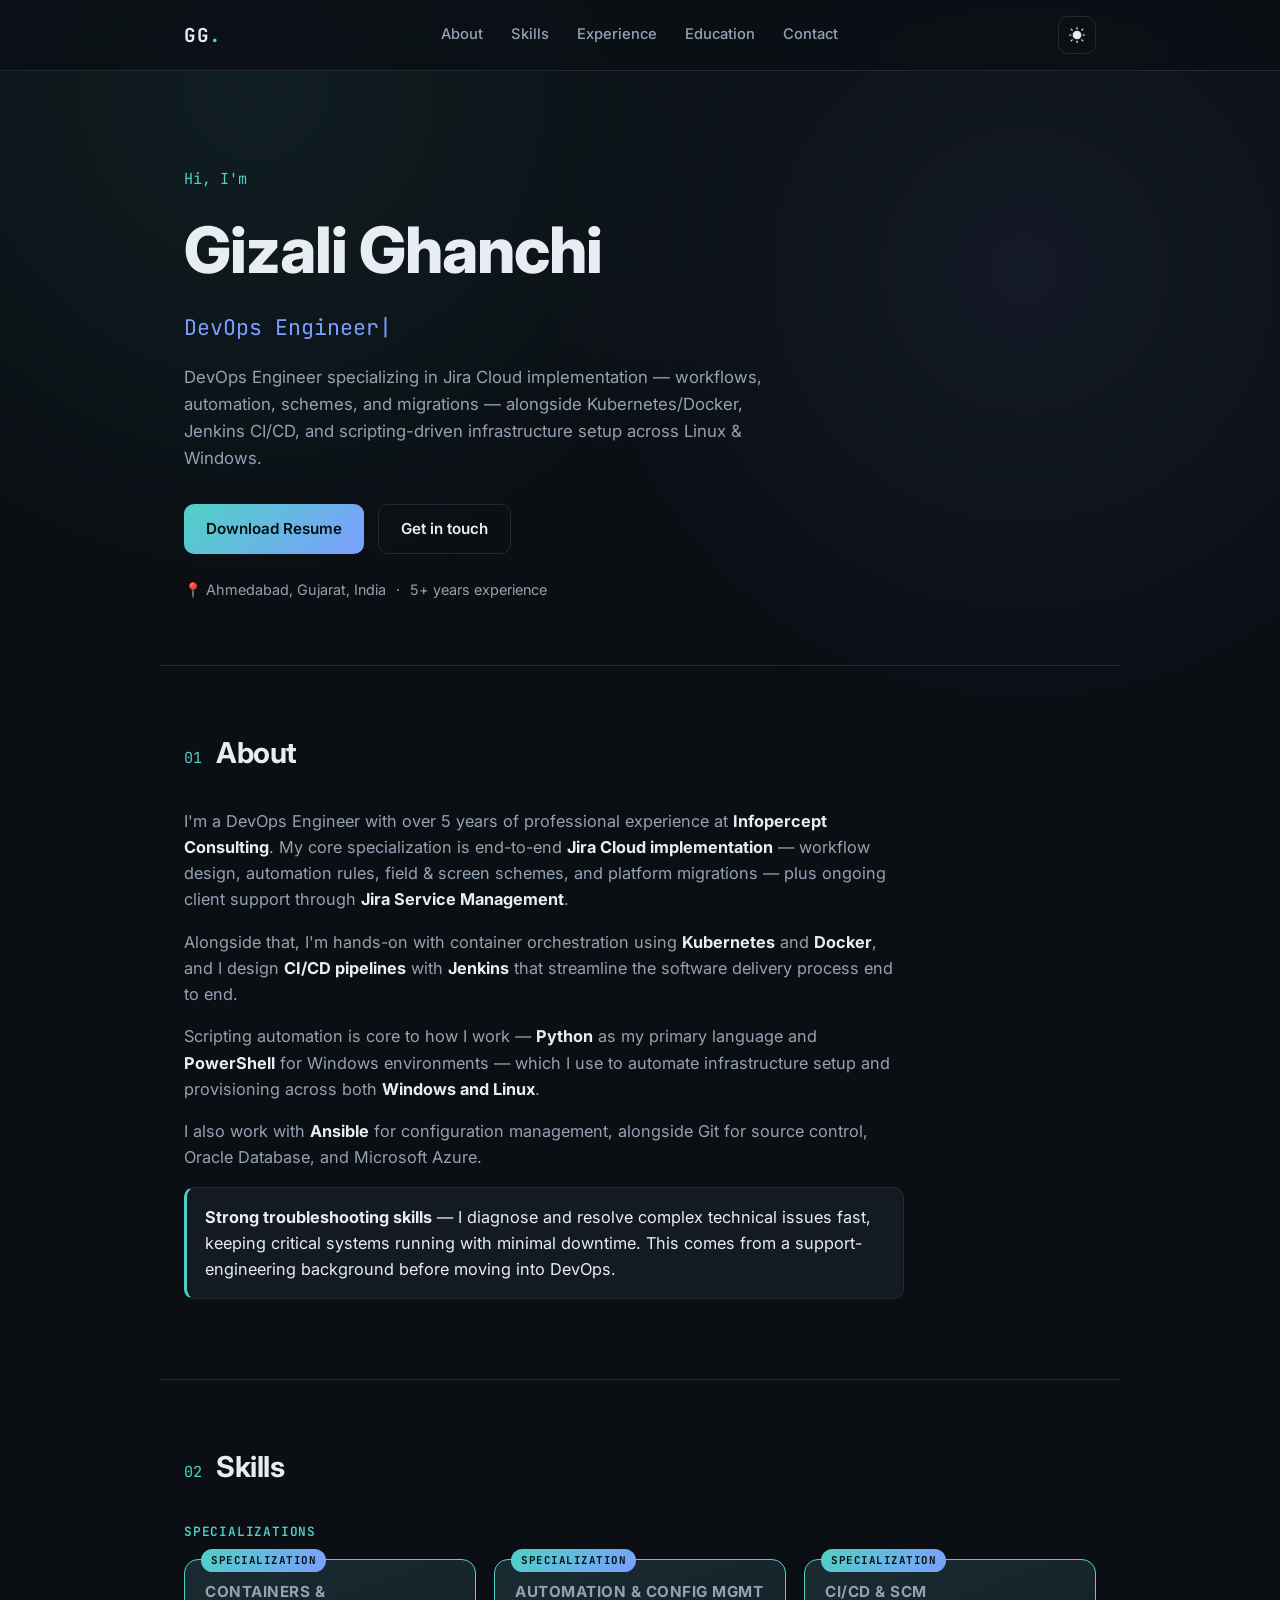
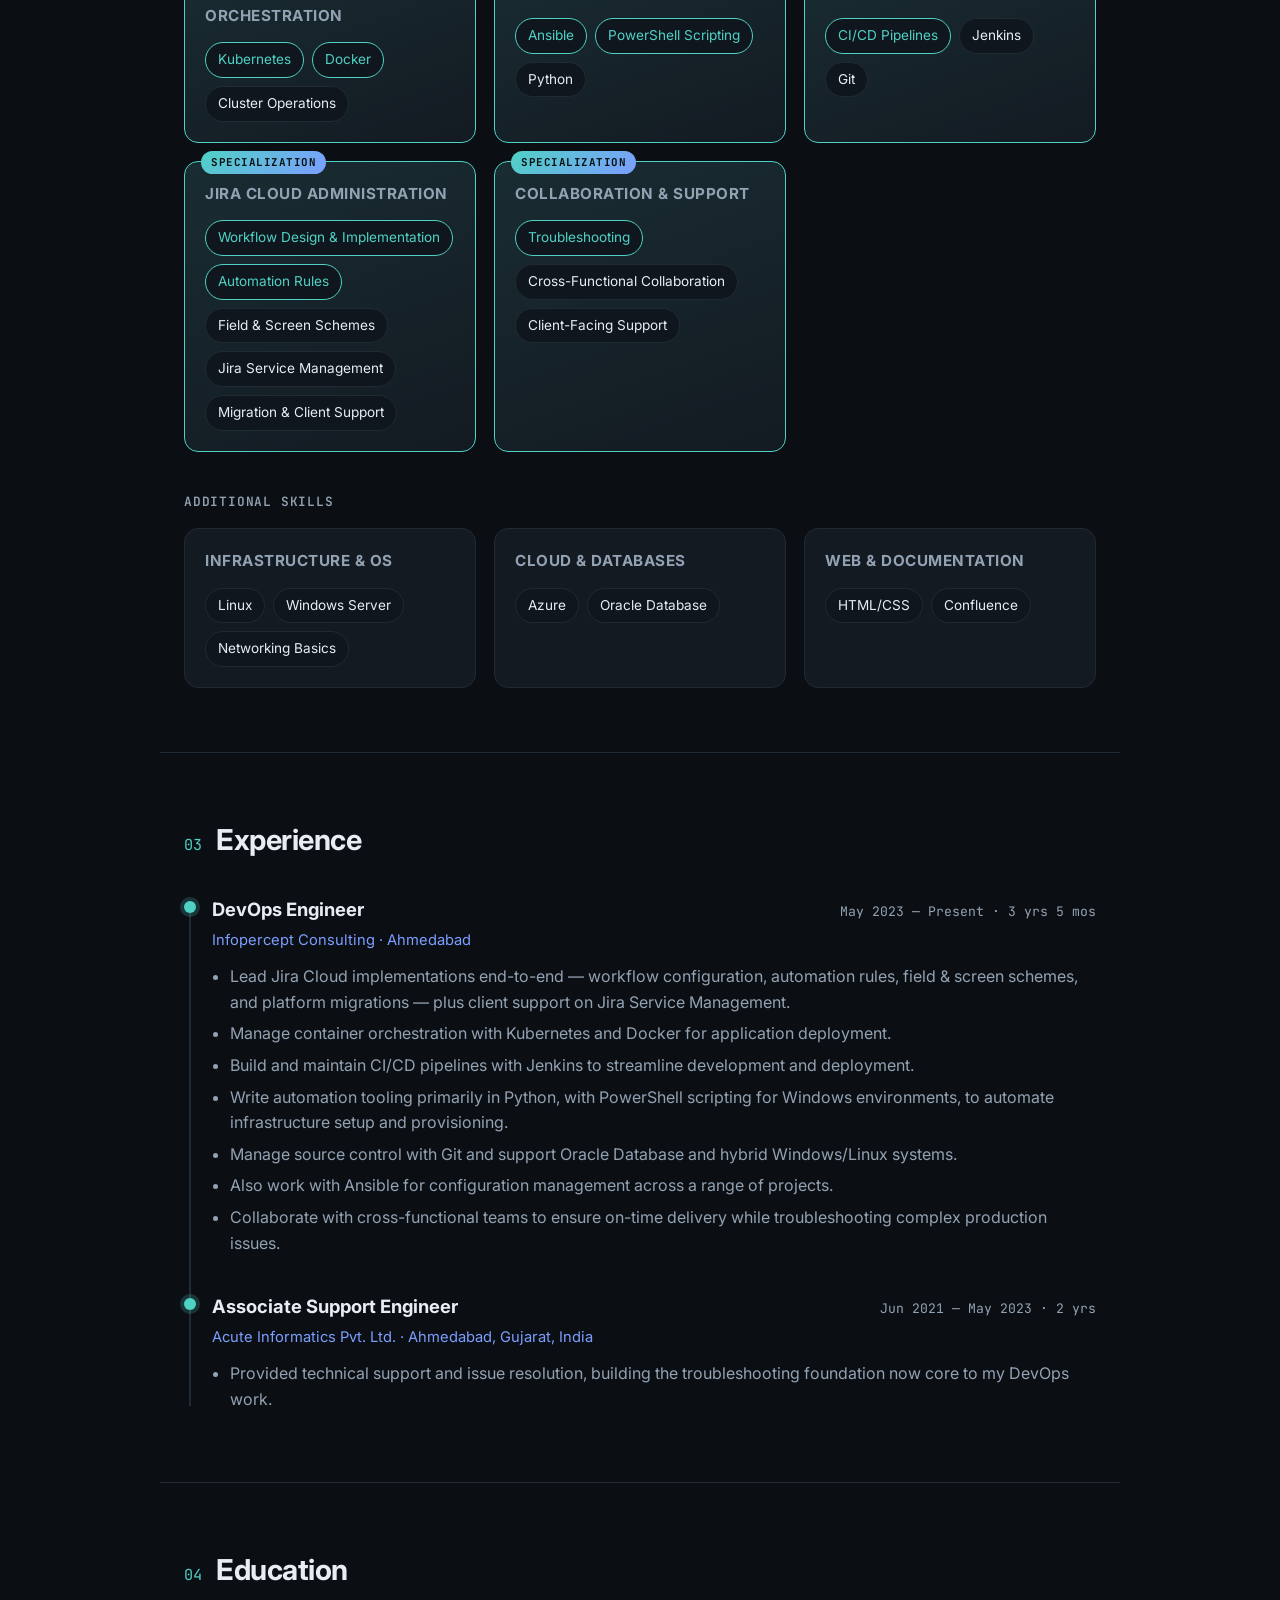
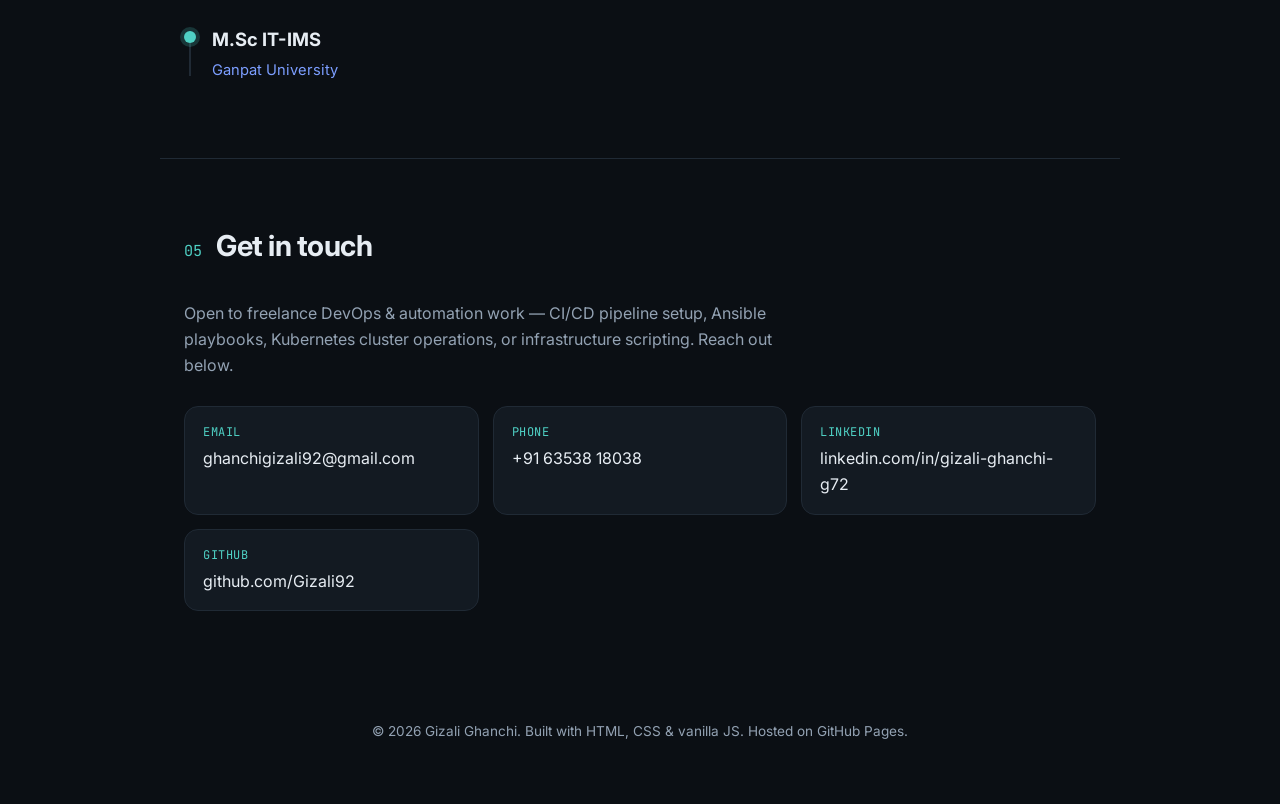
<file: index.html>
<!DOCTYPE html>
<html lang="en">
<head>
<meta charset="UTF-8">
<meta name="viewport" content="width=device-width, initial-scale=1.0">
<title>Gizali Ghanchi — DevOps Engineer</title>
<meta name="description" content="Gizali Ghanchi — DevOps Engineer specializing in Jira Cloud implementation, Kubernetes/Docker, Jenkins CI/CD, and scripting-driven infrastructure automation.">
<link rel="icon" href="data:,">
<link rel="preconnect" href="https://fonts.googleapis.com">
<link rel="preconnect" href="https://fonts.gstatic.com" crossorigin>
<link href="https://fonts.googleapis.com/css2?family=Inter:wght@400;500;600;700;800&family=JetBrains+Mono:wght@500&display=swap" rel="stylesheet">
<link rel="stylesheet" href="style.css">
</head>
<body>

<div class="bg-grid" aria-hidden="true"></div>

<header class="nav" id="nav">
  <div class="nav-inner">
    <a href="#top" class="logo">GG<span class="dot">.</span></a>
    <nav class="links" id="navLinks">
      <a href="#about">About</a>
      <a href="#skills">Skills</a>
      <a href="#experience">Experience</a>
      <a href="#education">Education</a>
      <a href="#contact">Contact</a>
    </nav>
    <div class="nav-actions">
      <button class="theme-toggle" id="themeToggle" aria-label="Toggle theme" title="Toggle theme">
        <svg class="icon-sun" viewBox="0 0 24 24" width="18" height="18"><path fill="currentColor" d="M12 4V2m0 20v-2M4 12H2m20 0h-2M5.6 5.6L4.2 4.2m15.6 15.6-1.4-1.4M5.6 18.4l-1.4 1.4M19.8 4.2l-1.4 1.4M12 17a5 5 0 1 0 0-10 5 5 0 0 0 0 10Z" stroke="currentColor" stroke-width="1.6" fill="none" stroke-linecap="round"/></svg>
        <svg class="icon-moon" viewBox="0 0 24 24" width="18" height="18"><path fill="currentColor" d="M21 12.8A9 9 0 1 1 11.2 3a7 7 0 0 0 9.8 9.8Z"/></svg>
      </button>
      <button class="hamburger" id="hamburger" aria-label="Menu">
        <span></span><span></span><span></span>
      </button>
    </div>
  </div>
</header>

<main>
  <section class="hero" id="top">
    <div class="hero-inner">
      <p class="eyebrow reveal">Hi, I'm</p>
      <h1 class="reveal">Gizali Ghanchi</h1>
      <p class="role reveal">
        <span class="typed" id="typed"></span><span class="cursor">|</span>
      </p>
      <p class="tagline reveal">
        DevOps Engineer specializing in Jira Cloud implementation — workflows, automation,
        schemes, and migrations — alongside Kubernetes/Docker, Jenkins CI/CD, and
        scripting-driven infrastructure setup across Linux &amp; Windows.
      </p>
      <div class="hero-actions reveal">
        <a href="assets/resume.pdf" class="btn btn-primary" download>Download Resume</a>
        <a href="#contact" class="btn btn-ghost">Get in touch</a>
      </div>
      <div class="hero-meta reveal">
        <span>📍 Ahmedabad, Gujarat, India</span>
        <span>·</span>
        <span>5+ years experience</span>
      </div>
    </div>
  </section>

  <section class="section" id="about">
    <div class="section-head reveal">
      <span class="section-num">01</span>
      <h2>About</h2>
    </div>
    <div class="about-grid reveal">
      <p>
        I'm a DevOps Engineer with over 5 years of professional experience at
        <strong>Infopercept Consulting</strong>. My core specialization is end-to-end
        <strong>Jira Cloud implementation</strong> — workflow design, automation rules, field
        &amp; screen schemes, and platform migrations — plus ongoing client support through
        <strong>Jira Service Management</strong>.
      </p>
      <p>
        Alongside that, I'm hands-on with container orchestration using <strong>Kubernetes</strong>
        and <strong>Docker</strong>, and I design <strong>CI/CD pipelines</strong> with
        <strong>Jenkins</strong> that streamline the software delivery process end to end.
      </p>
      <p>
        Scripting automation is core to how I work — <strong>Python</strong> as my primary
        language and <strong>PowerShell</strong> for Windows environments — which I use to
        automate infrastructure setup and provisioning across both <strong>Windows and Linux</strong>.
      </p>
      <p>
        I also work with <strong>Ansible</strong> for configuration management, alongside Git for
        source control, Oracle Database, and Microsoft Azure.
      </p>
      <p class="highlight-box">
        <strong>Strong troubleshooting skills</strong> — I diagnose and resolve complex technical
        issues fast, keeping critical systems running with minimal downtime. This comes from a
        support-engineering background before moving into DevOps.
      </p>
    </div>
  </section>

  <section class="section" id="skills">
    <div class="section-head reveal">
      <span class="section-num">02</span>
      <h2>Skills</h2>
    </div>
    <h3 class="skills-subhead">Specializations</h3>
    <div class="skills-grid skills-grid-featured">
      <div class="skill-card skill-card-featured reveal">
        <div class="skill-card-badge">Specialization</div>
        <h3>Containers &amp; Orchestration</h3>
        <div class="pills">
          <span class="pill pill-top">Kubernetes</span>
          <span class="pill pill-top">Docker</span>
          <span class="pill">Cluster Operations</span>
        </div>
      </div>
      <div class="skill-card skill-card-featured reveal">
        <div class="skill-card-badge">Specialization</div>
        <h3>Automation &amp; Config Mgmt</h3>
        <div class="pills">
          <span class="pill pill-top">Ansible</span>
          <span class="pill pill-top">PowerShell Scripting</span>
          <span class="pill">Python</span>
        </div>
      </div>
      <div class="skill-card skill-card-featured reveal">
        <div class="skill-card-badge">Specialization</div>
        <h3>CI/CD &amp; SCM</h3>
        <div class="pills">
          <span class="pill pill-top">CI/CD Pipelines</span>
          <span class="pill">Jenkins</span>
          <span class="pill">Git</span>
        </div>
      </div>
      <div class="skill-card skill-card-featured reveal">
        <div class="skill-card-badge">Specialization</div>
        <h3>Jira Cloud Administration</h3>
        <div class="pills">
          <span class="pill pill-top">Workflow Design &amp; Implementation</span>
          <span class="pill pill-top">Automation Rules</span>
          <span class="pill">Field &amp; Screen Schemes</span>
          <span class="pill">Jira Service Management</span>
          <span class="pill">Migration &amp; Client Support</span>
        </div>
      </div>
      <div class="skill-card skill-card-featured reveal">
        <div class="skill-card-badge">Specialization</div>
        <h3>Collaboration &amp; Support</h3>
        <div class="pills">
          <span class="pill pill-top">Troubleshooting</span>
          <span class="pill">Cross-Functional Collaboration</span>
          <span class="pill">Client-Facing Support</span>
        </div>
      </div>
    </div>

    <h3 class="skills-subhead skills-subhead-secondary">Additional Skills</h3>
    <div class="skills-grid">
      <div class="skill-card reveal">
        <h3>Infrastructure &amp; OS</h3>
        <div class="pills">
          <span class="pill">Linux</span>
          <span class="pill">Windows Server</span>
          <span class="pill">Networking Basics</span>
        </div>
      </div>
      <div class="skill-card reveal">
        <h3>Cloud &amp; Databases</h3>
        <div class="pills">
          <span class="pill">Azure</span>
          <span class="pill">Oracle Database</span>
        </div>
      </div>
      <div class="skill-card reveal">
        <h3>Web &amp; Documentation</h3>
        <div class="pills">
          <span class="pill">HTML/CSS</span>
          <span class="pill">Confluence</span>
        </div>
      </div>
    </div>
  </section>

  <section class="section" id="experience">
    <div class="section-head reveal">
      <span class="section-num">03</span>
      <h2>Experience</h2>
    </div>
    <div class="timeline">
      <div class="timeline-item reveal">
        <div class="timeline-dot"></div>
        <div class="timeline-content">
          <div class="timeline-top">
            <h3>DevOps Engineer</h3>
            <span class="timeline-date">May 2023 — Present · 3 yrs 5 mos</span>
          </div>
          <p class="timeline-org">Infopercept Consulting · Ahmedabad</p>
          <ul>
            <li>Lead Jira Cloud implementations end-to-end — workflow configuration, automation rules, field &amp; screen schemes, and platform migrations — plus client support on Jira Service Management.</li>
            <li>Manage container orchestration with Kubernetes and Docker for application deployment.</li>
            <li>Build and maintain CI/CD pipelines with Jenkins to streamline development and deployment.</li>
            <li>Write automation tooling primarily in Python, with PowerShell scripting for Windows environments, to automate infrastructure setup and provisioning.</li>
            <li>Manage source control with Git and support Oracle Database and hybrid Windows/Linux systems.</li>
            <li>Also work with Ansible for configuration management across a range of projects.</li>
            <li>Collaborate with cross-functional teams to ensure on-time delivery while troubleshooting complex production issues.</li>
          </ul>
        </div>
      </div>
      <div class="timeline-item reveal">
        <div class="timeline-dot"></div>
        <div class="timeline-content">
          <div class="timeline-top">
            <h3>Associate Support Engineer</h3>
            <span class="timeline-date">Jun 2021 — May 2023 · 2 yrs</span>
          </div>
          <p class="timeline-org">Acute Informatics Pvt. Ltd. · Ahmedabad, Gujarat, India</p>
          <ul>
            <li>Provided technical support and issue resolution, building the troubleshooting foundation now core to my DevOps work.</li>
          </ul>
        </div>
      </div>
    </div>
  </section>

  <section class="section" id="education">
    <div class="section-head reveal">
      <span class="section-num">04</span>
      <h2>Education</h2>
    </div>
    <div class="timeline">
      <div class="timeline-item reveal">
        <div class="timeline-dot"></div>
        <div class="timeline-content">
          <div class="timeline-top">
            <h3>M.Sc IT-IMS</h3>
          </div>
          <p class="timeline-org">Ganpat University</p>
        </div>
      </div>
    </div>
  </section>

  <section class="section contact-section" id="contact">
    <div class="section-head reveal">
      <span class="section-num">05</span>
      <h2>Get in touch</h2>
    </div>
    <div class="contact-grid reveal">
      <p>
        Open to freelance DevOps &amp; automation work — CI/CD pipeline setup, Ansible playbooks,
        Kubernetes cluster operations, or infrastructure scripting. Reach out below.
      </p>
      <div class="contact-links">
        <a href="mailto:ghanchigizali92@gmail.com" class="contact-link">
          <span class="contact-label">Email</span>
          <span>ghanchigizali92@gmail.com</span>
        </a>
        <a href="tel:+916353818038" class="contact-link">
          <span class="contact-label">Phone</span>
          <span>+91 63538 18038</span>
        </a>
        <a href="https://www.linkedin.com/in/gizali-ghanchi-g72" target="_blank" rel="noopener" class="contact-link">
          <span class="contact-label">LinkedIn</span>
          <span>linkedin.com/in/gizali-ghanchi-g72</span>
        </a>
        <a href="https://github.com/" target="_blank" rel="noopener" class="contact-link">
          <span class="contact-label">GitHub</span>
          <span>github.com/Gizali92</span>
        </a>
      </div>
    </div>
  </section>
</main>

<footer class="footer">
  <p>© <span id="year"></span> Gizali Ghanchi. Built with HTML, CSS &amp; vanilla JS. Hosted on GitHub Pages.</p>
</footer>

<script src="script.js"></script>
</body>
</html>
</file>
<file: style.css>
:root {
  --bg: #0b0f14;
  --bg-alt: #10161d;
  --surface: #131a22;
  --border: #202a35;
  --text: #e7edf3;
  --text-dim: #93a2b3;
  --accent: #4fd1c5;
  --accent-2: #7c9eff;
  --radius: 14px;
  --max-width: 960px;
  --font: 'Inter', system-ui, -apple-system, Segoe UI, sans-serif;
  --mono: 'JetBrains Mono', 'Courier New', monospace;
}

[data-theme="light"] {
  --bg: #f7f9fb;
  --bg-alt: #ffffff;
  --surface: #ffffff;
  --border: #e2e8f0;
  --text: #12181f;
  --text-dim: #57687a;
  --accent: #0f9d8e;
  --accent-2: #3f5fd1;
}

* { box-sizing: border-box; }

html { scroll-behavior: smooth; }

body {
  margin: 0;
  background: var(--bg);
  color: var(--text);
  font-family: var(--font);
  line-height: 1.6;
  transition: background .25s ease, color .25s ease;
}

.bg-grid {
  position: fixed;
  inset: 0;
  z-index: -1;
  background-image:
    radial-gradient(circle at 20% 10%, rgba(79,209,197,.08), transparent 40%),
    radial-gradient(circle at 80% 30%, rgba(124,158,255,.08), transparent 40%);
  pointer-events: none;
}

a { color: inherit; text-decoration: none; }

/* Nav */
.nav {
  position: sticky;
  top: 0;
  z-index: 50;
  backdrop-filter: blur(10px);
  background: color-mix(in srgb, var(--bg) 80%, transparent);
  border-bottom: 1px solid var(--border);
}

.nav-inner {
  max-width: var(--max-width);
  margin: 0 auto;
  padding: 16px 24px;
  display: flex;
  align-items: center;
  justify-content: space-between;
}

.logo {
  font-family: var(--mono);
  font-weight: 700;
  font-size: 1.2rem;
  letter-spacing: .5px;
}

.logo .dot { color: var(--accent); }

.links {
  display: flex;
  gap: 28px;
}

.links a {
  font-size: .92rem;
  font-weight: 500;
  color: var(--text-dim);
  transition: color .2s ease;
}

.links a:hover { color: var(--text); }

.nav-actions { display: flex; align-items: center; gap: 8px; }

.theme-toggle, .hamburger {
  background: transparent;
  border: 1px solid var(--border);
  border-radius: 10px;
  width: 38px;
  height: 38px;
  display: flex;
  align-items: center;
  justify-content: center;
  cursor: pointer;
  color: var(--text);
}

.theme-toggle .icon-moon { display: none; }
[data-theme="light"] .theme-toggle .icon-sun { display: none; }
[data-theme="light"] .theme-toggle .icon-moon { display: block; }

.hamburger { display: none; flex-direction: column; gap: 4px; }
.hamburger span {
  width: 18px;
  height: 2px;
  background: var(--text);
  border-radius: 2px;
}

/* Hero */
.hero {
  max-width: var(--max-width);
  margin: 0 auto;
  padding: 96px 24px 64px;
}

.eyebrow {
  font-family: var(--mono);
  color: var(--accent);
  font-size: .95rem;
  margin: 0 0 8px;
}

.hero h1 {
  font-size: clamp(2.4rem, 6vw, 4rem);
  font-weight: 800;
  margin: 0 0 8px;
  letter-spacing: -1px;
}

.role {
  font-family: var(--mono);
  font-size: clamp(1rem, 2.4vw, 1.35rem);
  color: var(--accent-2);
  min-height: 1.6em;
  margin: 0 0 20px;
}

.cursor {
  animation: blink 1s step-end infinite;
  color: var(--accent-2);
}

@keyframes blink { 50% { opacity: 0; } }

.tagline {
  max-width: 620px;
  color: var(--text-dim);
  font-size: 1.05rem;
}

.hero-actions {
  display: flex;
  gap: 14px;
  margin: 32px 0 24px;
  flex-wrap: wrap;
}

.btn {
  padding: 12px 22px;
  border-radius: 10px;
  font-weight: 600;
  font-size: .95rem;
  transition: transform .15s ease, box-shadow .15s ease, background .15s ease;
  display: inline-flex;
  align-items: center;
  gap: 8px;
}

.btn-primary {
  background: linear-gradient(135deg, var(--accent), var(--accent-2));
  color: #06110f;
}

.btn-primary:hover { transform: translateY(-2px); box-shadow: 0 10px 24px -8px rgba(79,209,197,.5); }

.btn-ghost {
  border: 1px solid var(--border);
  color: var(--text);
}

.btn-ghost:hover { border-color: var(--accent); color: var(--accent); }

.hero-meta {
  display: flex;
  gap: 10px;
  color: var(--text-dim);
  font-size: .9rem;
  flex-wrap: wrap;
}

/* Sections */
.section {
  max-width: var(--max-width);
  margin: 0 auto;
  padding: 64px 24px;
  border-top: 1px solid var(--border);
}

.section-head {
  display: flex;
  align-items: baseline;
  gap: 14px;
  margin-bottom: 32px;
}

.section-num {
  font-family: var(--mono);
  color: var(--accent);
  font-size: .95rem;
}

.section-head h2 {
  font-size: 1.8rem;
  margin: 0;
  letter-spacing: -.5px;
}

.about-grid p {
  color: var(--text-dim);
  max-width: 720px;
  font-size: 1.02rem;
}

.about-grid strong { color: var(--text); }

.highlight-box {
  background: var(--surface);
  border: 1px solid var(--border);
  border-left: 3px solid var(--accent);
  border-radius: 10px;
  padding: 16px 18px;
  color: var(--text) !important;
}

/* Skills */
.skills-subhead {
  font-family: var(--mono);
  font-size: .8rem;
  font-weight: 600;
  text-transform: uppercase;
  letter-spacing: .8px;
  color: var(--accent);
  margin: 0 0 16px;
}

.skills-subhead-secondary {
  margin-top: 40px;
  color: var(--text-dim);
}

.skills-grid {
  display: grid;
  grid-template-columns: repeat(auto-fit, minmax(230px, 1fr));
  align-items: stretch;
  gap: 18px;
}

.skills-grid-featured {
  grid-template-columns: repeat(auto-fit, minmax(220px, 1fr));
}

.skill-card {
  background: var(--surface);
  border: 1px solid var(--border);
  border-radius: var(--radius);
  padding: 20px;
  display: flex;
  flex-direction: column;
  justify-content: flex-start;
  transition: transform .2s ease, border-color .2s ease;
}

.skill-card:hover {
  transform: translateY(-3px);
  border-color: var(--accent);
}

.skill-card-featured {
  position: relative;
  border-color: var(--accent);
  background: linear-gradient(160deg, color-mix(in srgb, var(--accent) 10%, var(--surface)), var(--surface));
}

.skill-card-badge {
  position: absolute;
  top: -11px;
  left: 16px;
  background: linear-gradient(135deg, var(--accent), var(--accent-2));
  color: #06110f;
  font-family: var(--mono);
  font-size: .68rem;
  font-weight: 700;
  letter-spacing: .5px;
  text-transform: uppercase;
  padding: 3px 10px;
  border-radius: 999px;
}

.skill-card h3 {
  font-size: .95rem;
  margin: 0 0 14px;
  color: var(--text-dim);
  text-transform: uppercase;
  letter-spacing: .5px;
}

.pills { display: flex; flex-wrap: wrap; gap: 8px; }

.pill {
  font-size: .85rem;
  padding: 6px 12px;
  border-radius: 999px;
  background: var(--bg-alt);
  border: 1px solid var(--border);
}

.pill-top {
  border-color: var(--accent);
  color: var(--accent);
}

/* Timeline */
.timeline {
  position: relative;
  padding-left: 28px;
}

.timeline::before {
  content: '';
  position: absolute;
  left: 5px;
  top: 6px;
  bottom: 6px;
  width: 2px;
  background: var(--border);
}

.timeline-item {
  position: relative;
  margin-bottom: 36px;
}

.timeline-item:last-child { margin-bottom: 0; }

.timeline-dot {
  position: absolute;
  left: -28px;
  top: 6px;
  width: 12px;
  height: 12px;
  border-radius: 50%;
  background: var(--accent);
  box-shadow: 0 0 0 4px color-mix(in srgb, var(--accent) 20%, transparent);
}

.timeline-top {
  display: flex;
  justify-content: space-between;
  flex-wrap: wrap;
  gap: 8px;
  align-items: baseline;
}

.timeline-top h3 { margin: 0; font-size: 1.15rem; }

.timeline-date {
  font-family: var(--mono);
  font-size: .82rem;
  color: var(--text-dim);
  white-space: nowrap;
}

.timeline-org {
  color: var(--accent-2);
  font-size: .92rem;
  margin: 4px 0 12px;
}

.timeline-content ul {
  margin: 0;
  padding-left: 18px;
  color: var(--text-dim);
}

.timeline-content li { margin-bottom: 6px; }

/* Contact */
.contact-grid p {
  color: var(--text-dim);
  max-width: 640px;
  margin-bottom: 28px;
}

.contact-links {
  display: grid;
  grid-template-columns: repeat(auto-fit, minmax(220px, 1fr));
  gap: 14px;
}

.contact-link {
  background: var(--surface);
  border: 1px solid var(--border);
  border-radius: var(--radius);
  padding: 16px 18px;
  display: flex;
  flex-direction: column;
  gap: 4px;
  transition: transform .2s ease, border-color .2s ease;
}

.contact-link:hover {
  transform: translateY(-3px);
  border-color: var(--accent);
}

.contact-label {
  font-family: var(--mono);
  font-size: .75rem;
  text-transform: uppercase;
  letter-spacing: .5px;
  color: var(--accent);
}

.footer {
  text-align: center;
  padding: 32px 24px 48px;
  color: var(--text-dim);
  font-size: .85rem;
}

/* Reveal animation */
.reveal {
  opacity: 0;
  transform: translateY(16px);
  transition: opacity .6s ease, transform .6s ease;
}

.reveal.visible {
  opacity: 1;
  transform: translateY(0);
}

/* Responsive */
@media (max-width: 720px) {
  .links {
    position: fixed;
    top: 70px;
    left: 16px;
    right: 16px;
    background: var(--bg-alt);
    border: 1px solid var(--border);
    border-radius: var(--radius);
    flex-direction: column;
    padding: 16px;
    gap: 4px;
    transform: translateY(-12px);
    opacity: 0;
    pointer-events: none;
    transition: transform .2s ease, opacity .2s ease;
  }
  .links.open {
    transform: translateY(0);
    opacity: 1;
    pointer-events: auto;
  }
  .links a { padding: 10px 8px; }
  .hamburger { display: flex; }
}
</file>
